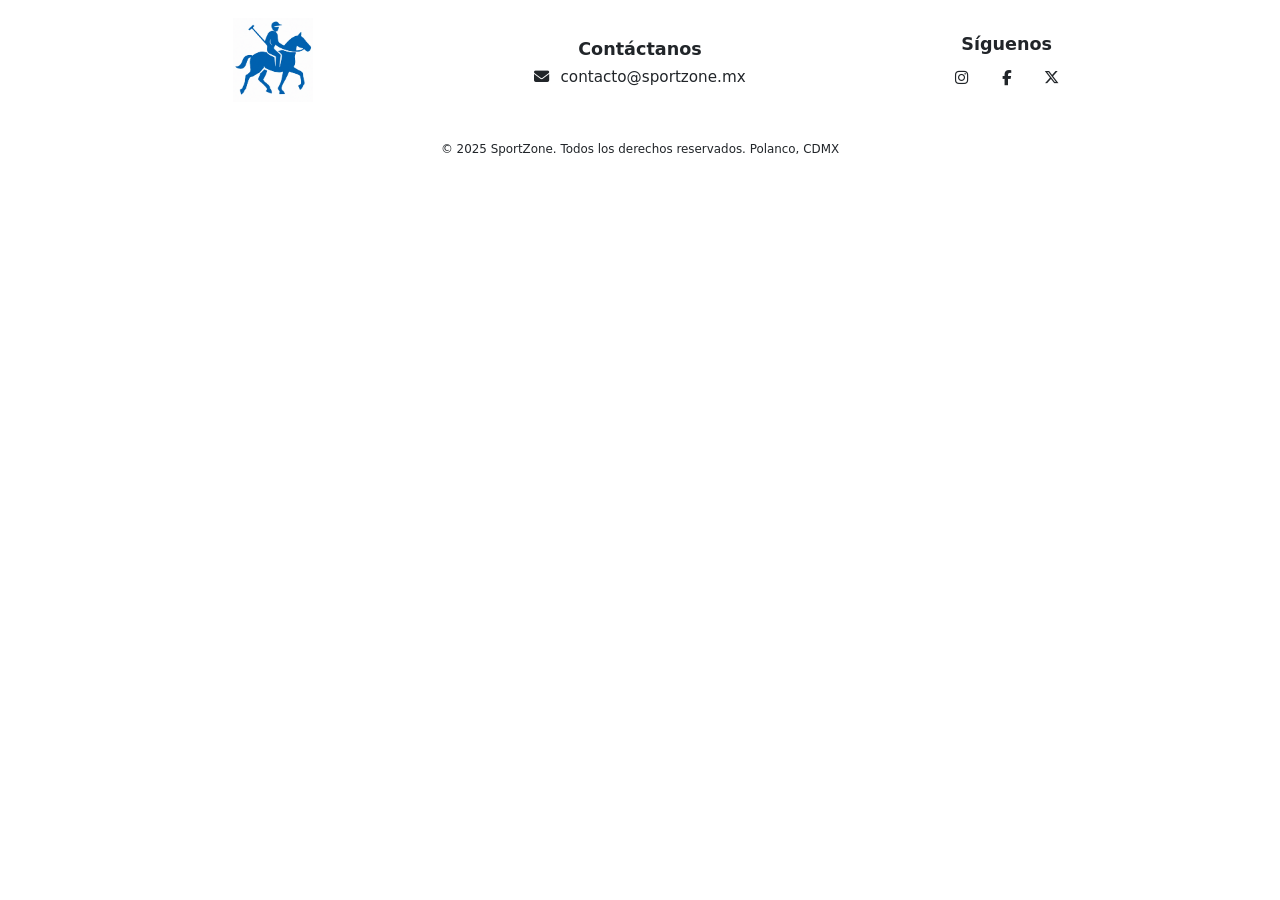
<file: footer.html>
<!DOCTYPE html>
<html lang="es">
  <head>
    <meta charset="UTF-8" />
    <meta name="viewport" content="width=device-width, initial-scale=1.0" />
    <title>Footer | SportZone</title>

    <!-- CSS del footer -->
    <link rel="stylesheet" href="./css/footer.css" />

    <!-- Bootstrap -->
    <link
      href="https://cdn.jsdelivr.net/npm/bootstrap@5.3.3/dist/css/bootstrap.min.css"
      rel="stylesheet"
    />

    <!-- Font Awesome (íconos de redes y sobre) -->
    <link
      href="https://cdnjs.cloudflare.com/ajax/libs/font-awesome/6.5.0/css/all.min.css"
      rel="stylesheet"
    />

    <link rel="icon" type="image/png" href="./images/IconoSportZone.png" />
  </head>

  <body>
    <footer class="site-footer">
      <div class="footer-topline"></div>

      <div class="container py-3">
        <div class="row align-items-center">
          <!-- Columna 1: logo -->
          <div class="col-md-4 text-center text-md-start">
            <img
              src="./images/IconoSportZone.png"
              alt="SportZone"
              class="footer-icono"
            />
          </div>

          <!-- Columna 2: contacto -->
          <div class="col-md-4 text-center">
            <h5 class="footer-title text-center">Contáctanos</h5>
            <p class="footer-email text-center">
              <i class="fa-solid fa-envelope"></i>
              <a href="mailto:contacto@sportzone.mx">contacto@sportzone.mx</a>
            </p>
          </div>

          <!-- Columna 3: redes -->
          <div class="col-md-4 text-center text-md-end">
            <h5 class="footer-title text-center">Síguenos</h5>
            <ul class="footer-redes align-items-center justify-content-center">
              <li>
                <a href="#"><i class="fa-brands fa-instagram"></i></a>
              </li>
              <li>
                <a href="#"><i class="fa-brands fa-facebook-f"></i></a>
              </li>
              <li>
                <a href="#"><i class="fa-brands fa-x-twitter"></i></a>
              </li>
            </ul>
          </div>
        </div>
      </div>

      <div class="footer-bottom">
        <small
          >&copy; 2025 SportZone. Todos los derechos reservados. Polanco, CDMX
        </small>
      </div>
    </footer>

    <!-- Tu JS -->
    <script type="module" src="/js/main.js"></script>

    <script
      src="https://cdn.jsdelivr.net/npm/bootstrap@5.3.3/dist/js/bootstrap.bundle.min.js"
      crossorigin="anonymous"
    ></script>
  </body>
</html>
</file>
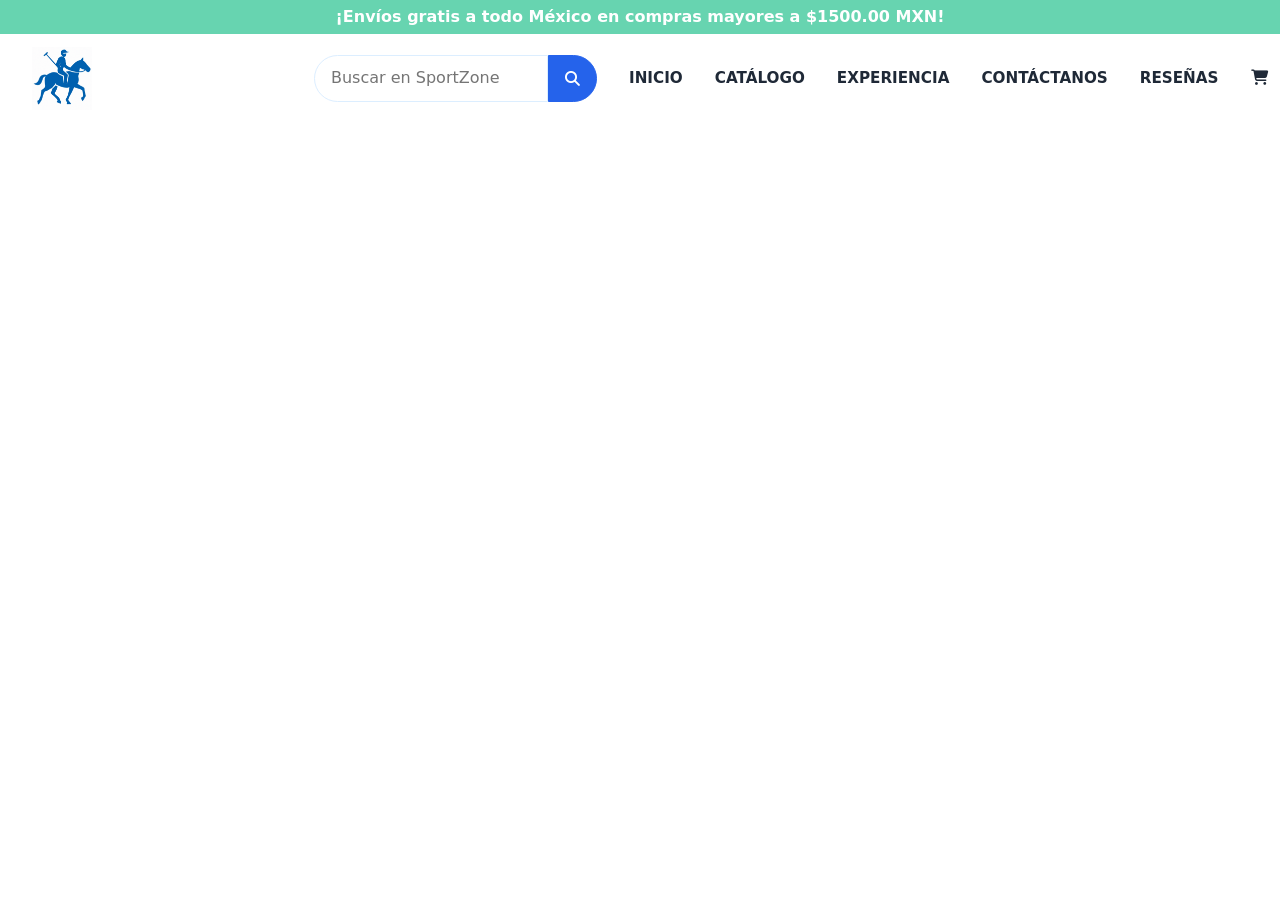
<file: header.html>
<!DOCTYPE html>
<html lang="es">
  <head>
    <meta charset="UTF-8" />
    <!-- Define el conjunto de caracteres del documento -->
    <meta name="viewport" content="width=device-width, initial-scale=1.0" />
    <!-- Hace que la página sea responsive -->
    <title>Header | SportZone</title>
    <!-- Título de la pestaña del navegador -->

    <!-- CSS propio para estilos del header -->
    <link rel="stylesheet" href="./css/header.css" />

    <!-- Bootstrap para estilos base y soporte del menú colapsable -->
    <link
      href="https://cdn.jsdelivr.net/npm/bootstrap@5.3.3/dist/css/bootstrap.min.css"
      rel="stylesheet"
    />

    <!-- Librería de íconos FontAwesome -->
    <link
      href="https://cdnjs.cloudflare.com/ajax/libs/font-awesome/6.5.0/css/all.min.css"
      rel="stylesheet"
    />

    <!-- Icono que aparecerá en la pestaña del navegador -->
    <link rel="icon" type="image/png" href="./images/IconoSportZone.png" />
  </head>

  <body>
    <!-- Header principal del sitio, marcado como banner accesible -->
    <header
      class="header header-fijo fixed-top"
      role="banner"
      aria-label="Encabezado del sitio"
    >
      <!-- Franja superior con mensaje promocional -->
      <p class="promocion m-0 text-center">
        ¡Envíos gratis a todo México en compras mayores a $1500.00 MXN!
      </p>

      <!-- ======== VERSIÓN ESCRITORIO / TABLET GRANDE ======== -->
      <div class="col-12 header-wrap header-desktop">
        <div class="header-container">
          <!-- Logo principal con enlace al inicio -->
          <div class="logo">
            <a href="index.html" class="inicio" aria-label="Ir al inicio">
              <img src="./images/IconoSportZone.png" alt="SportZone" />
            </a>
          </div>

          <!-- Barra de búsqueda -->
          <div class="buscador">
            <form
              class="buscador"
              role="search"
              aria-label="Buscador del sitio"
            >
              <input
                type="search"
                name="q"
                placeholder="Buscar en SportZone"
                aria-label="Término de búsqueda"
              />
              <button type="submit" aria-label="Buscar">
                <i class="fa-solid fa-magnifying-glass" aria-hidden="true"></i>
              </button>
            </form>
          </div>

          <!-- Navegación principal del sitio -->
          <div class="header-actions">
            <nav class="menu" role="navigation" aria-label="Menú principal">
              <ul>
                <!-- Menú desplegable: Inicio -->
                <li class="dropdown">
                  <a href="index.html">INICIO</a>
                  <ul class="dropdown-menu">
                    <li>
                      <a href="index.html#carruselMasQS">¿Quiénes somos?</a>
                    </li>
                    <li>
                      <a href="index.html#productosdestacado"
                        >Productos destacados</a
                      >
                    </li>
                  </ul>
                </li>

                <!-- Menú desplegable: Catálogo -->
                <li class="dropdown">
                  <a href="./productos.html">CATÁLOGO</a>
                  <ul class="dropdown-menu">
                    <li><a href="productos.html#Tennis">Tennis</a></li>
                    <li><a href="productos.html#Paddel">Padel</a></li>
                    <li><a href="productos.html#Regata">Regatta</a></li>
                    <li><a href="productos.html#Polo">Polo</a></li>
                    <li><a href="productos.html#Polo">WaterPolo</a></li>
                  </ul>
                </li>

                <!-- Menú desplegable: Experiencia -->
                <li class="dropdown">
                  <a href="./productos.html">EXPERIENCIA</a>
                  <ul class="dropdown-menu">
                    <li>
                      <a href="productos.html#Tennis"
                        >Renta de equipos de tennis</a
                      >
                    </li>
                    <li>
                      <a href="productos.html#Paddel"
                        >Renta de equipos de Padel</a
                      >
                    </li>
                    <li>
                      <a href="productos.html#Regata"
                        >Renta de equipos de Regatta</a
                      >
                    </li>
                    <li>
                      <a href="productos.html#Polo">Renta de equipos de Polo</a>
                    </li>
                    <li>
                      <a href="productos.html#Polo"
                        >Renta de equipos de WaterPolo</a
                      >
                    </li>
                  </ul>
                </li>

                <!-- Enlaces directos -->
                <li><a href="./contacto.html">CONTÁCTANOS</a></li>
                <li><a href="./reseñas.html">RESEÑAS</a></li>

                <!-- Icono del carrito -->
                <li>
                  <a href="./carrito.html" aria-label="Ver carrito de compras">
                    <i class="fa-solid fa-cart-shopping" aria-hidden="true"></i>
                  </a>
                </li>
              </ul>
            </nav>

            <!-- Íconos de redes sociales -->
            <ul class="header-redes">
              <li>
                <a href="#" aria-label="Instagram"
                  ><i class="fa-brands fa-instagram"></i
                ></a>
              </li>
              <li>
                <a href="#" aria-label="Facebook"
                  ><i class="fa-brands fa-facebook-f"></i
                ></a>
              </li>
              <li>
                <a href="#" aria-label="X (Twitter)"
                  ><i class="fa-brands fa-x-twitter"></i
                ></a>
              </li>
            </ul>
          </div>
        </div>
      </div>
    </header>

    <!-- Línea decorativa bajo el header fijo -->
    <div class="header-topline"></div>

    <!-- Scripts del proyecto -->
    <script type="module" src="/js/main.js"></script>

    <!-- Bundle de Bootstrap que incluye Popper para menús -->
    <script
      src="https://cdn.jsdelivr.net/npm/bootstrap@5.3.3/dist/js/bootstrap.bundle.min.js"
      crossorigin="anonymous"
    ></script>
  </body>
</html>
</file>
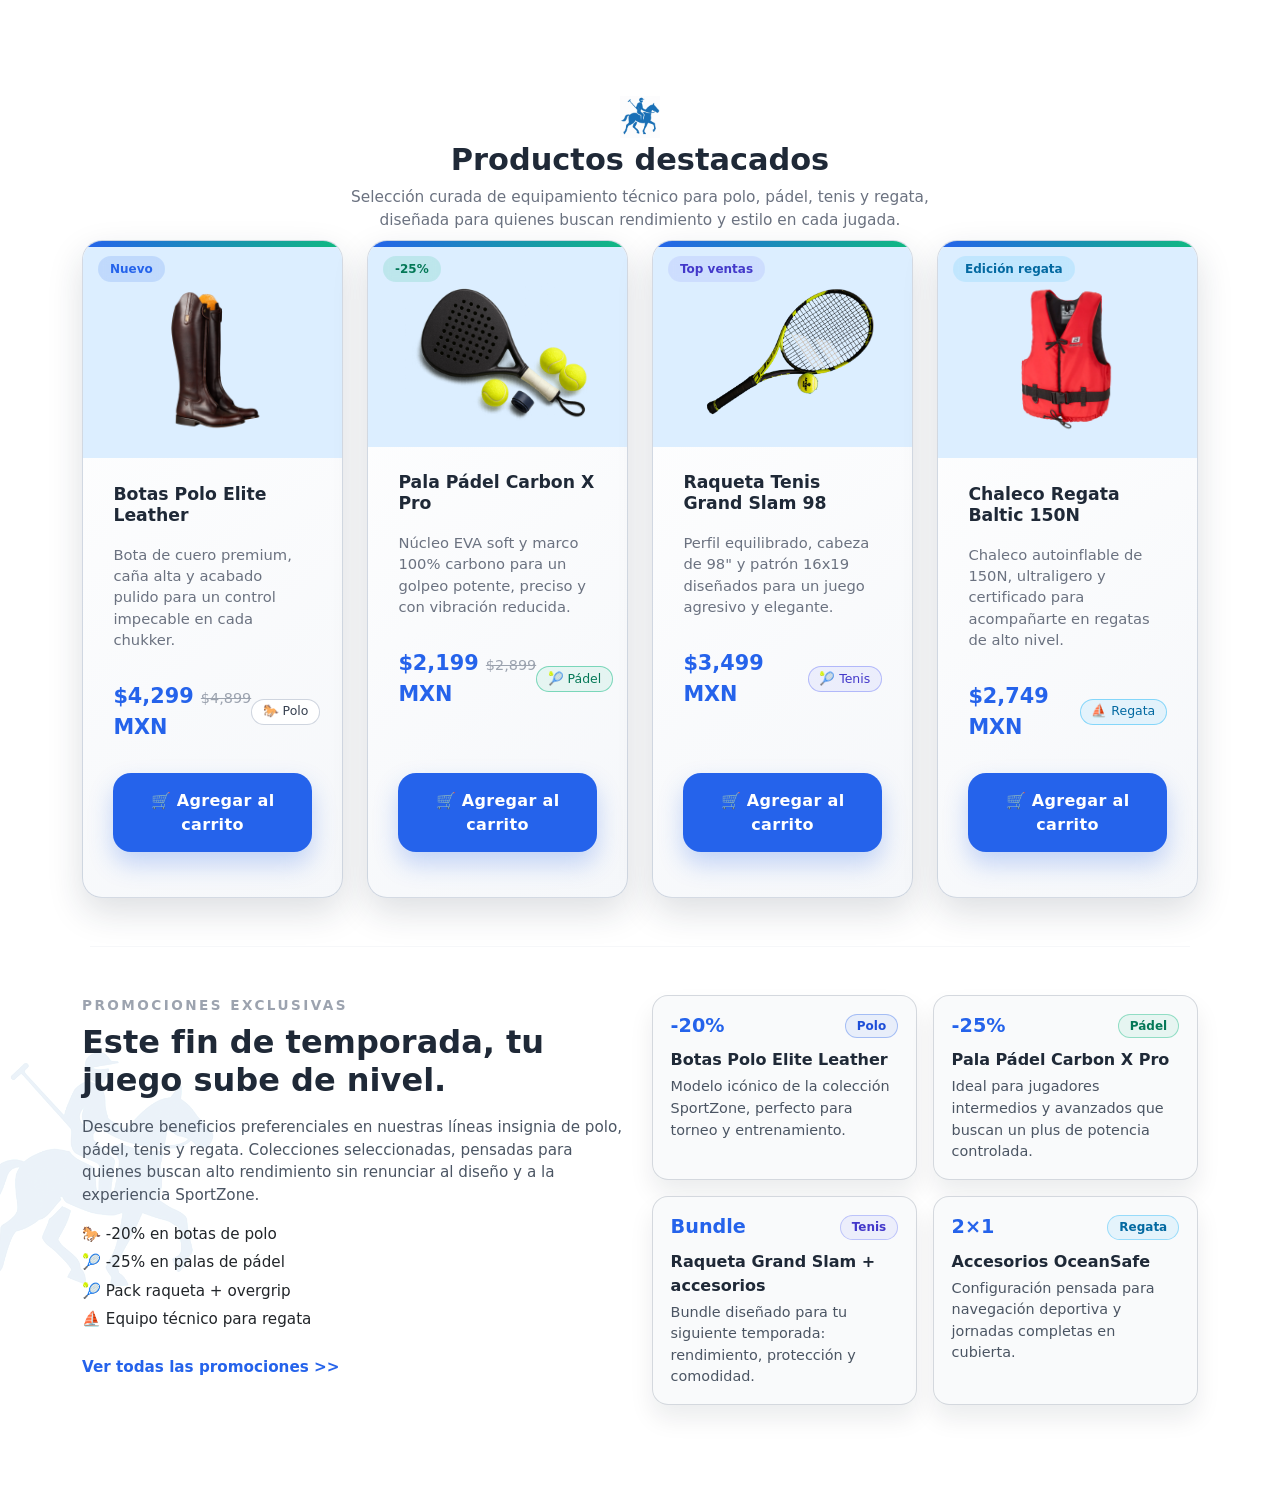
<file: productos_y_promociones.html>
<!DOCTYPE html>
<html lang="es">
<head>
  <meta charset="UTF-8" />
  <title>SportZone – Productos y Promociones</title>
  <meta name="viewport" content="width=device-width, initial-scale=1" />

  <!-- Bootstrap CSS -->
  <link
    href="https://cdn.jsdelivr.net/npm/bootstrap@5.3.3/dist/css/bootstrap.min.css"
    rel="stylesheet"/>

  <!-- Estilos -->

  <link rel="stylesheet" href="./css/style.css" />
  <link rel="stylesheet" href="./css/productos_y_promociones.css" />

</head>
<body>

  <main class="py-5">

    <!-- ==========================
     SECCIÓN: PRODUCTOS DESTACADOS
    =========================== -->
    <section id="productos" class="productos_y_promociones seccion-productos py-5">
      <div class="container">

        <!-- Título con caballito -->
        <div class="text-center mb-2">
          <!-- Logo pequeño arriba -->
          <img src="./images/IconoSportZone.png" alt="Logo SportZone" class="logo-caballo-titulo mb-1"/>
          <h2 class="titulo-seccion-productos">
            Productos destacados
          </h2>
          <p class="texto-seccion-productos">
            Selección curada de equipamiento técnico para polo, pádel, tenis y regata,
            diseñada para quienes buscan rendimiento y estilo en cada jugada.
          </p>
        </div>

        <!-- Grid de tarjetas -->
        <div class="row g-4">
          <!-- Tarjeta 1: Polo -->
          <div class="col-12 col-sm-6 col-lg-3">
            <div class="tarjeta-producto h-100 position-relative">
              <div class="encabezado-tarjeta"></div>

              <span class="insignia-esquina">Nuevo</span>

              <div class="contenedor-imagen-producto">
                <img src="./images/botas_de_polo.png" alt="Botas de polo" class="img-fluid"/>
              </div>

              <div class="card-body cuerpo-tarjeta">
                <h5 class="titulo-producto mb-1">
                  Botas Polo Elite Leather
                </h5>
                <p class="texto-producto mb-3">
                  Bota de cuero premium, caña alta y acabado pulido para un control impecable en cada chukker.
                </p>

                <div class="d-flex justify-content-between align-items-center mb-3">
                  <div class="bloque-precio">
                    <span class="precio-principal">$4,299 MXN</span>
                    <span class="precio-anterior">$4,899</span>
                  </div>
                  <span class="chip-etiqueta">
                    🐎 Polo
                  </span>
                </div>

                <button class="btn boton-carrito w-100 boton-agregar-carrito">
                  🛒 Agregar al carrito
                </button>
              </div>
            </div>
          </div>

          <!-- Tarjeta 2: Pádel -->
          <div class="col-12 col-sm-6 col-lg-3">
            <div class="tarjeta-producto h-100 position-relative">
              <div class="encabezado-tarjeta"></div>

              <span class="insignia-esquina insignia-descuento">
                -25%
              </span>

              <div class="contenedor-imagen-producto">
                <img src="./images/pala_de_padel.png" alt="Pala de pádel" class="img-fluid" />
              </div>

              <div class="card-body cuerpo-tarjeta">
                <h5 class="titulo-producto mb-1">
                  Pala Pádel Carbon X Pro
                </h5>
                <p class="texto-producto mb-3">
                  Núcleo EVA soft y marco 100% carbono para un golpeo potente, preciso y con vibración reducida.
                </p>

                <div class="d-flex justify-content-between align-items-center mb-3">
                  <div class="bloque-precio">
                    <span class="precio-principal">$2,199 MXN</span>
                    <span class="precio-anterior">$2,899</span>
                  </div>
                  <span class="chip-etiqueta chip-padel">
                    🎾 Pádel
                  </span>
                </div>

                <button class="btn boton-carrito w-100 boton-agregar-carrito">
                  🛒 Agregar al carrito
                </button>
              </div>
            </div>
          </div>

          <!-- Tarjeta 3: Tenis -->
          <div class="col-12 col-sm-6 col-lg-3">
            <div class="tarjeta-producto h-100 position-relative">
              <div class="encabezado-tarjeta"></div>

              <span class="insignia-esquina insignia-topventas">
                Top ventas
              </span>

              <div class="contenedor-imagen-producto">
                <img src="./images/raqueta_de_tenis.png" alt="Raqueta de tenis" class="img-fluid" />
              </div>

              <div class="card-body cuerpo-tarjeta">
                <h5 class="titulo-producto mb-1">
                  Raqueta Tenis Grand Slam 98
                </h5>
                <p class="texto-producto mb-3">
                  Perfil equilibrado, cabeza de 98" y patrón 16x19 diseñados para un juego agresivo y elegante.
                </p>

                <div class="d-flex justify-content-between align-items-center mb-3">
                  <div class="bloque-precio">
                    <span class="precio-principal">$3,499 MXN</span>
                  </div>
                  <span class="chip-etiqueta chip-tenis">
                    🎾 Tenis
                  </span>
                </div>

                <button class="btn boton-carrito w-100 boton-agregar-carrito">
                  🛒 Agregar al carrito
                </button>
              </div>
            </div>
          </div>

          <!-- Tarjeta 4: Regata -->
          <div class="col-12 col-sm-6 col-lg-3">
            <div class="tarjeta-producto h-100 position-relative">
              <div class="encabezado-tarjeta"></div>

              <span class="insignia-esquina insignia-regata">
                Edición regata
              </span>

              <div class="contenedor-imagen-producto">
                <img src="./images/chaleco_regata.png" alt="Chaleco de regata" class="img-fluid" />
              </div>

              <div class="card-body cuerpo-tarjeta">
                <h5 class="titulo-producto mb-1">
                  Chaleco Regata Baltic 150N
                </h5>
                <p class="texto-producto mb-3">
                  Chaleco autoinflable de 150N, ultraligero y certificado para acompañarte en regatas de alto nivel.
                </p>

                <div class="d-flex justify-content-between align-items-center mb-3">
                  <div class="bloque-precio">
                    <span class="precio-principal">$2,749 MXN</span>
                  </div>
                  <span class="chip-etiqueta chip-regata">
                    ⛵ Regata
                  </span>
                </div>

                <button class="btn boton-carrito w-100 boton-agregar-carrito">
                  🛒 Agregar al carrito
                </button>
              </div>
            </div>
          </div>

        </div>
      </div>
    </section>

    <!-- Separador visual entre secciones -->
    <hr class="separador-seccion my-0" />

    <!-- ==========================
         SECCIÓN: PROMOCIONES
    =========================== -->
    <section id="promociones" class="seccion-promociones py-5">
      <div class="container contenido-promociones">
        <div class="row align-items-start g-4">

          <!-- Columna izquierda: texto general -->
          <div class="col-12 col-lg-6">
            <p class="etiqueta-promociones mb-2">Promociones exclusivas</p>

            <h3 class="titulo-seccion-promos mb-3">
              Este fin de temporada, tu juego sube de nivel.
            </h3>

            <p class="texto-seccion-promos mb-3">
              Descubre beneficios preferenciales en nuestras líneas insignia de polo, pádel, tenis y regata.
              Colecciones seleccionadas, pensadas para quienes buscan alto rendimiento sin renunciar al diseño y
              a la experiencia SportZone.
            </p>

            <ul class="lista-beneficios mb-4">
              <li>🐎 -20% en botas de polo</li>
              <li>🎾 -25% en palas de pádel</li>
              <li>🎾 Pack raqueta + overgrip</li>
              <li>⛵ Equipo técnico para regata</li>
            </ul>

            <a href="#" class="enlace-ver-promos">
              Ver todas las promociones >>
            </a>
          </div>

          <!-- Columna derecha: detalles por promo -->
          <div class="col-12 col-lg-6">
            <div class="row g-3">
              <!-- Promo 1: Polo -->
              <div class="col-12 col-sm-6">
                <div class="tarjeta-promocion">
                  <div class="d-flex justify-content-between align-items-center mb-2">
                    <span class="texto-descuento">-20%</span>
                    <span class="etiqueta-deporte deporte-polo">Polo</span>
                  </div>
                  <p class="titulo-promocion mb-1">Botas Polo Elite Leather</p>
                  <p class="resumen-promocion mb-0">
                    Modelo icónico de la colección SportZone, perfecto para torneo y entrenamiento.
                  </p>
                </div>
              </div>

              <!-- Promo 2: Pádel -->
              <div class="col-12 col-sm-6">
                <div class="tarjeta-promocion">
                  <div class="d-flex justify-content-between align-items-center mb-2">
                    <span class="texto-descuento">-25%</span>
                    <span class="etiqueta-deporte deporte-padel">Pádel</span>
                  </div>
                  <p class="titulo-promocion mb-1">Pala Pádel Carbon X Pro</p>
                  <p class="resumen-promocion mb-0">
                    Ideal para jugadores intermedios y avanzados que buscan un plus de potencia controlada.
                  </p>
                </div>
              </div>

              <!-- Promo 3: Tenis -->
              <div class="col-12 col-sm-6">
                <div class="tarjeta-promocion">
                  <div class="d-flex justify-content-between align-items-center mb-2">
                    <span class="texto-descuento">Bundle</span>
                    <span class="etiqueta-deporte deporte-tenis">Tenis</span>
                  </div>
                  <p class="titulo-promocion mb-1">Raqueta Grand Slam + accesorios</p>
                  <p class="resumen-promocion mb-0">
                    Bundle diseñado para tu siguiente temporada: rendimiento, protección y comodidad.
                  </p>
                </div>
              </div>

              <!-- Promo 4: Regata -->
              <div class="col-12 col-sm-6">
                <div class="tarjeta-promocion">
                  <div class="d-flex justify-content-between align-items-center mb-2">
                    <span class="texto-descuento">2×1</span>
                    <span class="etiqueta-deporte deporte-regata">Regata</span>
                  </div>
                  <p class="titulo-promocion mb-1">Accesorios OceanSafe</p>
                  <p class="resumen-promocion mb-0">
                    Configuración pensada para navegación deportiva y jornadas completas en cubierta.
                  </p>
                </div>
              </div>

            </div>
          </div>

        </div>
      </div>
    </section>
  </main>

  <div id="toast-sportzone" class="toast-sportzone">
  <span class="icono">🛒</span>
  Producto agregado al carrito
</div>

  <!-- Bootstrap JS -->
  <script src="https://cdn.jsdelivr.net/npm/bootstrap@5.3.3/dist/js/bootstrap.bundle.min.js"></script>

  <!-- Tu JS -->
  <script type="module" src="./js/productos_y_promociones.js"></script>
</body>
</html>
</file>
<file: css/footer.css>
/*FOOTER – SportZone */

/* Contenedor principal */
.site-footer {
  background-color: var(--bg-main);
  color: var(--text-main);
  border-top: 1px solid var(--primary-soft);
  font-size: 0.95rem;
  font-family: "Montserrat Alternates", system-ui, -apple-system, Segoe UI, Roboto, Arial, sans-serif;
}

/* Línea superior decorativa */
.footer-topline {
  height: 2px;
  background-color: var(--primary);
  /* Azul eléctrico */
}

/* Logo */
.footer-icono,
.footer-logo {
  width: 80px;
  height: auto;
  display: block;
  margin: 0 auto 0.5rem auto;
}

/* Título de cada sección */
.footer-title {
  font-size: 1.1rem;
  font-weight: 700;
  margin-bottom: 0.35rem;
  color: var(--primary);
}

/* Email */
.footer-email {
  font-weight: 500;
  color: var(--text-main);
  margin: 0;
}

.footer-email i {
  margin-right: 0.4rem;
}

.footer-email a {
  color: var(--primary);
  text-decoration: none;
  border-bottom: 1px dotted transparent;
  transition: color 0.2s ease, border-color 0.2s ease;
}

.footer-email a:hover {
  color: var(--accent);
  /* Verde menta en hover */
  border-color: var(--accent);
}

/* Lista de redes (contenedor) */
.footer-redes {
  display: flex;
  gap: 0.8rem;
  list-style: none;
  padding: 0;
  margin: 0.25rem 0 0 0;
  justify-content: center;
}

/* Icono circular de cada red */
.footer-redes a {
  display: inline-flex;
  align-items: center;
  justify-content: center;
  width: 32px;
  height: 32px;
  border-radius: 50%;
  background: var(--bg-main);
  border: 1px solid var(--primary-soft);
  color: var(--primary);
  text-decoration: none;
  transition:
    transform 0.15s ease,
    background-color 0.2s ease,
    color 0.2s ease,
    border-color 0.2s ease;
}

/* Hover redes */
.footer-redes a:hover {
  background: var(--primary);
  border-color: var(--primary);
  color: var(--bg-main);
  transform: translateY(-1px);
}

/* Franja inferior (derechos reservados) */
.footer-bottom {
  border-top: 1px solid var(--primary-soft);
  text-align: center;
  padding: 0.75rem 1rem;
  font-size: 0.85rem;
  color: var(--text-main);
}

/* =========================================
   RESPONSIVE
   ========================================= */

/* Tablets y arriba (aprovechar mejor el ancho) */
@media (min-width: 768px) {
  .site-footer .container {
    padding: 1.5rem 2rem;
  }

  /* En desktop/tablet, que todo tienda a alinearse a la izquierda
     (si usas .text-md-start en el HTML, Bootstrap ayuda) */
  .site-footer .footer-title,
  .site-footer .footer-email {
    text-align: left;
  }

  .site-footer .footer-redes {
    justify-content: flex-start;
  }
}

/* Celulares / pantallas pequeñas */
@media (max-width: 767.98px) {
  .site-footer .container {
    padding: 1.25rem 1rem;
    text-align: center;
  }

  .footer-icono,
  .footer-logo {
    width: 90px;
    margin-bottom: 0.4rem;
  }

  .footer-title {
    font-size: 1rem;
  }

  .footer-email {
    font-size: 0.9rem;
  }

  .footer-redes {
    justify-content: center;
  }

  .footer-redes a {
    width: 28px;
    height: 28px;
  }

  .footer-bottom {
    font-size: 0.8rem;
    padding: 0.6rem 0.75rem;
  }
}
</file>
<file: css/header.css>
/* PALETA*/
:root {
  --primary: #2563eb;      /* Azul eléctrico */
  --primary-soft: #dceeff; /* Azul hielo */
  --bg-main: #ffffff;      /* Fondo */
  --text-main: #1f2937;    /* Gris grafito */
  --accent: #67d4b0;       /* Verde menta */
}

/* FRANJA DE PROMOCIÓN */
.promocion {
  background: var(--accent);
  color: var(--bg-main);
  font-family: "Montserrat Alternates", system-ui, -apple-system, Segoe UI,
    Roboto, Arial, sans-serif;
  font-weight: 600;
  font-size: 1rem;
  line-height: 34px;
  text-align: center;
  margin: 0;
}

/* HEADER PRINCIPAL (solo desktop base) */
.header {
  background-color: var(--bg-main);
}

/* fijo arriba */
.header-fijo {
  position: fixed;
  top: 0;
  width: 100%;
  z-index: 1000;
}

/* grilla: logo | buscador | menú+redes */
.header-container {
  display: grid;
  grid-template-columns: 250px 1fr 1.3fr;
  align-items: center;
  column-gap: 2rem;
  padding: 0.8rem 2rem;
  max-width: 1300px;
  margin: 0 auto;
}

/* LOGO */
.logo img {
  width: 60px;
  height: auto;
}

/* BUSCADOR */
.buscador form {
  display: flex;
  width: 100%;
}

.buscador input {
  flex: 1;
  padding: 0.65rem 1rem;
  font-size: 1rem;
  border: 1px solid var(--primary-soft);
  border-radius: 25px 0 0 25px;
}

.buscador button {
  padding: 0.65rem 1rem;
  font-size: 1rem;
  border-radius: 0 25px 25px 0;
  background: var(--primary);
  color: #fff;
  border: 1px solid var(--primary);
  display: inline-flex;
  align-items: center;
  justify-content: center;
}

/*  MENÚ */
.menu ul {
  list-style: none;
  display: flex;
  justify-content: flex-end;
  gap: 2rem;
  padding: 0;
  margin: 0;
}

.menu a {
  text-decoration: none;
  color: var(--text-main);
  font-weight: 600;
  font-size: 0.95rem;
}

.menu a:hover {
  color: var(--primary);
}

/* Dropdown simple */
.menu .dropdown {
  position: relative;
}

.menu .dropdown-menu {
  display: none;
  position: absolute;
  top: 100%;
  left: 0;
  background: var(--bg-main);
  border: 1px solid var(--primary-soft);
  border-radius: 4px;
  padding: 0;
  list-style: none;
  min-width: 170px;
  z-index: 200;
}

.menu .dropdown:hover .dropdown-menu {
  display: block;
}

.menu .dropdown-menu li a {
  padding: 0.5rem 0.8rem;
  display: block;
  color: var(--text-main);
}

.menu .dropdown-menu li a:hover {
  background: var(--primary-soft);
}

/* MENÚ + REDES (columna derecha) */
.header-actions {
  display: flex;
  justify-content: flex-end;
  align-items: center;
  gap: 3rem; /* espacio entre menú y redes */
}

/*  REDES SOCIALES */
.header-redes {
  display: flex;
  gap: 0.8rem;
  padding: 0;
  margin: 0;
  list-style: none;
}

.header-redes a {
  display: inline-flex;
  justify-content: center;
  align-items: center;
  width: 32px;
  height: 32px;
  background: #fff;
  border: 1px solid var(--primary-soft);
  border-radius: 50%;
  color: var(--primary);
  text-decoration: none;
  transition:
    transform 0.15s ease,
    background-color 0.2s ease,
    color 0.2s ease,
    border-color 0.2s ease;
}

.header-redes a:hover {
  background: var(--primary);
  border-color: var(--primary);
  color: #fff;
  transform: translateY(-2px);
}

/* tamaño de los iconos de marca dentro del header */
.header .fa-brands,
.header .fa-solid {
  font-size: 0.95rem;
}

/* LÍNEA DIVISORIA BAJO EL HEADER */
.header-topline {
  height: 2px;
  background-color: var(--primary);
  width: 100%;
  margin: 0;
}

/* =========================================
   RESPONSIVE
   ========================================= */

/* Tablets / laptops pequeñas */
@media (max-width: 992px) {
  .header-container {
    grid-template-columns: 1fr;   /* una sola columna */
    row-gap: 0.75rem;
    text-align: center;
    padding: 0.75rem 1.25rem;
  }

  /* Logo centrado */
  .logo {
    justify-self: center;
  }

  /* Buscador más compacto */
  .buscador {
    justify-self: center;
    width: 100%;
  }

  .buscador input {
    font-size: 0.9rem;
    padding: 0.55rem 0.85rem;
  }

  .buscador button {
    padding: 0.55rem 0.85rem;
  }

  /* Menú + redes en columna centrada */
  .header-actions {
    flex-direction: column;
    align-items: center;
    gap: 0.75rem;
  }

  .menu ul {
    justify-content: center;
    text-align: center;
    flex-wrap: wrap;
    gap: 1.2rem;
  }
}

/* Celulares */
@media (max-width: 576px) {
  .promocion {
    font-size: 0.8rem;
    line-height: 1.2rem;
    padding: 0.3rem 0.5rem;
    white-space: nowrap;
  }

  .header-container {
    padding: 0.5rem 0.75rem;
    row-gap: 0.5rem;
  }

  .logo img {
    width: 50px;
  }

  .buscador {
    width: 100%;
  }

  .buscador input {
    font-size: 0.85rem;
    padding: 0.45rem 0.7rem;
  }

  .buscador button {
    padding: 0.45rem 0.7rem;
  }

  .menu ul {
    gap: 0.8rem;
  }

  .menu a {
    font-size: 0.85rem;
  }

  .header-redes a {
    width: 28px;
    height: 28px;
  }

  .header .fa-brands,
  .header .fa-solid {
    font-size: 0.85rem;
  }
}
</file>
<file: css/style.css>
@import url("./carrusel.css");
@import url("./header.css");
@import url("./footer.css");
@import url("./page.css");
@import url("./quienessomos.css");
@import url("./productos_y_promociones.css");
</file>
<file: css/productos_y_promociones.css>
/* =========================================================
   VARIABLES GENERALES (PALETA SPORT ULTRA CLEAN)
========================================================= */

html {
  --azul-electrico: #2563EB;
  --azul-hielo: #DCEEFF;
  --blanco: #FFFFFF;
  --gris-plata: #F2F4F7;
  --gris-grafito: #1F2937;
  --verde-menta: #10B981;

  --sombra-base: rgba(30, 41, 59, 0.15);
  --sombra-hover: rgba(30, 41, 59, 0.25);
}



/* =========================================================
   SEPARADORES Y TÍTULOS GENERALES
========================================================= */

.separador-seccion {
  border: 0;
  border-top: 1px solid rgba(148, 163, 184, 0.35);
  margin: 2.5rem auto;
  max-width: 1100px;
}

.titulo-seccion {
  color: var(--azul-electrico);
  font-weight: 800;
}

.subtitulo-seccion {
  color: #6b7280;
  font-size: 0.95rem;
}



/* =========================================================
   SECCIÓN PRODUCTOS (CONTENEDOR Y TÍTULO)
========================================================= */

.seccion-productos {
  background-color: var(--blanco);
}

.logo-caballo-titulo {
  width: 40px;
  height: auto;
  opacity: 0.9;
}

.titulo-seccion-productos {
  color: var(--gris-grafito);
  font-weight: 800;
  font-size: 1.9rem;
}

.texto-seccion-productos {
  max-width: 640px;
  margin: 0 auto;
  color: #6b7280;
  font-size: 0.96rem;
}



/* =========================================================
   TARJETAS DE PRODUCTO
========================================================= */

.tarjeta-producto {
  border-radius: 1.25rem;
  overflow: hidden;

  border: 1px solid rgba(148,163,184,0.40);
  background: linear-gradient(145deg, var(--blanco) 0%, #f5f7fa 100%);
  box-shadow: 0 14px 35px var(--sombra-base);

  display: flex;
  flex-direction: column;
  padding-bottom: 1rem;

  transition: transform .28s ease, box-shadow .28s ease, border-color .28s ease;
}

.tarjeta-producto:hover {
  transform: translateY(-8px);
  border-color: var(--azul-electrico);
  box-shadow: 0 22px 45px var(--sombra-hover);
}

/* Línea de color arriba */
.encabezado-tarjeta {
  height: 6px;
  background: linear-gradient(90deg, var(--azul-electrico), var(--verde-menta));
}

/* Insignia (Nuevo, -25%, etc.) */
.insignia-esquina {
  position: absolute;
  top: 15px;
  left: 15px;
  font-size: 0.75rem;
  padding: 0.25rem 0.75rem;
  font-weight: 600;
  border-radius: 999px;

  background: rgba(37, 99, 235, 0.15);
  color: var(--azul-electrico);

  backdrop-filter: blur(4px);

  transition: transform 0.25s ease, box-shadow 0.25s ease;
}

.tarjeta-producto:hover .insignia-esquina {
  transform: translateY(-3px);
  box-shadow: 0 8px 18px rgba(15,23,42,0.25);
}

/* Variantes de insignia */
.insignia-descuento {
  background: rgba(16, 185, 129, 0.15);
  color: #047857;
}

.insignia-topventas {
  background: rgba(129, 140, 248, 0.16);
  color: #4338CA;
}

.insignia-regata {
  background: rgba(56, 189, 248, 0.16);
  color: #0369A1;
}



/* ------------------------------
   IMAGEN DEL PRODUCTO
------------------------------ */
.contenedor-imagen-producto {
  background-color: var(--azul-hielo);
  display: flex;
  align-items: center;
  justify-content: center;
  padding: 2.2rem 1.6rem 1.6rem !important;
}

.contenedor-imagen-producto img {
  max-height: 150px;
  transition: transform .35s ease;
}

.tarjeta-producto:hover .contenedor-imagen-producto img {
  transform: scale(1.04) translateY(-2px);
}



/* ------------------------------
   CUERPO DE TARJETA
------------------------------ */
.cuerpo-tarjeta {
  flex: 1;
  display: flex;
  flex-direction: column;

  padding: 1.6rem 1.9rem 1.8rem;
  gap: 0.9rem;
}

.titulo-producto {
  font-weight: 700;
  font-size: 1.08rem;
  margin: 0;
  color: var(--gris-grafito);
}

.texto-producto {
  font-size: 0.92rem;
  color: #6B7280;
  line-height: 1.45;
}

/* Precios */
.bloque-precio {
  display: flex;
  align-items: baseline;
  gap: 0.45rem;
}

.precio-principal {
  font-size: 1.3rem;
  font-weight: 800;
  color: var(--azul-electrico);
}

.precio-anterior {
  font-size: 0.9rem;
  color: #9ca3af;
  text-decoration: line-through;
}

/* Chip deporte */
.chip-etiqueta {
  display: inline-flex;
  align-items: center;
  justify-content: center;
  gap: 4px;

  padding: 0.18rem 0.65rem;
  font-size: 0.78rem;
  border-radius: 999px;

  background: #ffffff;
  border: 1px solid rgba(148,163,184,0.45);
  color: #374151;

  white-space: nowrap;

  transition: transform .25s ease, background-color .25s ease;
}

.tarjeta-producto:hover .chip-etiqueta {
  transform: translateY(-2px);
  background-color: rgba(220,239,255,0.9);
}

/* Variantes de chip por deporte */
.chip-padel {
  background: rgba(16, 185, 129, 0.08);
  border-color: rgba(16, 185, 129, 0.5);
  color: #047857;
}

.chip-tenis {
  background: rgba(129, 140, 248, 0.10);
  border-color: rgba(129, 140, 248, 0.55);
  color: #4338CA;
}

.chip-regata {
  background: rgba(56, 189, 248, 0.10);
  border-color: rgba(56, 189, 248, 0.55);
  color: #0369A1;
}



/* ------------------------------
   BOTÓN "AGREGAR AL CARRITO"
------------------------------ */
.boton-carrito,
.boton-agregar-carrito {
  width: 100%;
  padding: 0.95rem 1rem !important;

  border-radius: 18px;
  background-color: var(--azul-electrico);
  border: none;

  color: var(--blanco);
  font-weight: 650;
  letter-spacing: .02em;

  display: inline-flex !important;
  align-items: center;
  justify-content: center;

  margin-top: auto !important;

  box-shadow: 0 12px 25px rgba(37,99,235,0.25);

  transition: transform .22s ease, box-shadow .22s ease, background-color .22s ease;
}

.boton-carrito:hover,
.boton-agregar-carrito:hover {
  background-color: #1d4ed8;
  transform: translateY(-2px);
  box-shadow: 0 16px 35px rgba(37,99,235,0.40);
}

.boton-carrito:active,
.boton-agregar-carrito:active {
  transform: translateY(1px) scale(0.96);
}

/* Pulso suave del botón */
@keyframes pulso-boton {
  0% { box-shadow: 0 0 0 0 rgba(37, 99, 235, 0.45); }
  70% { box-shadow: 0 0 0 10px rgba(37, 99, 235, 0); }
  100% { box-shadow: 0 0 0 0 rgba(37, 99, 235, 0); }
}

.boton-carrito {
  animation: pulso-boton 2.4s ease-out infinite;
}

/* Animación de sacudida */
@keyframes sacudida {
  0% { transform: translateX(0); }
  20% { transform: translateX(-3px); }
  40% { transform: translateX(3px); }
  60% { transform: translateX(-2px); }
  80% { transform: translateX(2px); }
  100% { transform: translateX(0); }
}

.tarjeta-producto.sacudir {
  animation: sacudida 0.35s ease;
}



/* =========================================================
   PROMOCIONES — DISEÑO PREMIUM
========================================================= */

.seccion-promociones {
  position: relative;
  overflow: hidden;
  background-color: var(--blanco);
}

/* Logo de la marca atras del texto */
.seccion-promociones::before {
  content: "";
  position: absolute;
  inset: 0;
  background-image: url("/images/IconoSportZone.png");
  background-repeat: no-repeat;
  background-position: -40px 40%;
  background-size: 260px;
  opacity: 0.08;
  pointer-events: none;
}

.contenido-promociones {
  position: relative;
  z-index: 2;
}

/* Textos */
.etiqueta-promociones {
  font-size: 0.85rem;
  letter-spacing: 0.18em;
  text-transform: uppercase;
  color: #9ca3af;
  font-weight: 600;
}

.titulo-seccion-promos {
  font-size: 2rem;
  font-weight: 800;
  color: var(--gris-grafito);
}

.texto-seccion-promos {
  font-size: 0.95rem;
  color: #4b5563;
}

/* Lista */
.lista-beneficios {
  list-style: none;
  padding-left: 0;
  margin-bottom: 1.5rem;
}

.lista-beneficios li {
  margin-bottom: 0.35rem;
  font-size: 0.95rem;
}

/* Enlace "Ver todas las promociones" */
.enlace-ver-promos {
  display: inline-flex;
  align-items: center;
  gap: 4px;
  font-weight: 600;
  font-size: 0.95rem;
  color: var(--azul-electrico);
  text-decoration: none;
  border-bottom: 1px solid transparent;
  padding-bottom: 2px;
}

/* Tarjetas de promo */
.tarjeta-promocion {
  border-radius: 1rem;
  padding: 1rem 1.1rem;
  background: rgba(249, 250, 251, 0.96);
  border: 1px solid rgba(209, 213, 219, 0.9);
  box-shadow: 0 14px 25px rgba(15, 23, 42, 0.08);
  height: 100%;
}

.texto-descuento {
  font-size: 1.2rem;
  font-weight: 700;
  color: var(--azul-electrico);
}

/* Badges deporte */
.etiqueta-deporte {
  padding: 0.15rem 0.7rem;
  border-radius: 999px;
  font-size: 0.75rem;
  font-weight: 600;
  border: 1px solid transparent;
}

.deporte-polo {
  background: rgba(37, 99, 235, 0.08);
  border-color: rgba(37, 99, 235, 0.35);
  color: #1d4ed8;
}

.deporte-padel {
  background: rgba(16, 185, 129, 0.08);
  border-color: rgba(16, 185, 129, 0.4);
  color: #047857;
}

.deporte-tenis {
  background: rgba(129, 140, 248, 0.1);
  border-color: rgba(129, 140, 248, 0.45);
  color: #4338ca;
}

.deporte-regata {
  background: rgba(56, 189, 248, 0.1);
  border-color: rgba(56, 189, 248, 0.45);
  color: #0369a1;
}

.titulo-promocion {
  font-weight: 600;
  color: var(--gris-grafito);
}

.resumen-promocion {
  font-size: 0.9rem;
  color: #4b5563;
}
/* =========================================
   TOAST SPORTZONE (ESTILO PREMIUM)
========================================= */

.toast-sportzone {
  position: fixed;
  top: 22px;
  right: 22px;
  background: var(--gris-grafito);
  color: white;
  padding: 0.85rem 1.3rem;
  border-radius: 14px;
  font-size: 0.92rem;
  font-weight: 500;
  display: flex;
  align-items: center;
  gap: 8px;

  opacity: 0;
  pointer-events: none;

  box-shadow: 0 12px 28px rgba(0,0,0,0.18);
  transform: translateY(-20px);
  transition: opacity .35s ease, transform .35s ease;
  z-index: 9999;
}

.toast-sportzone.activo {
  opacity: 1;
  transform: translateY(0);
  pointer-events: auto;
}

.toast-sportzone .icono {
  font-size: 1.1rem;
}
</file>
